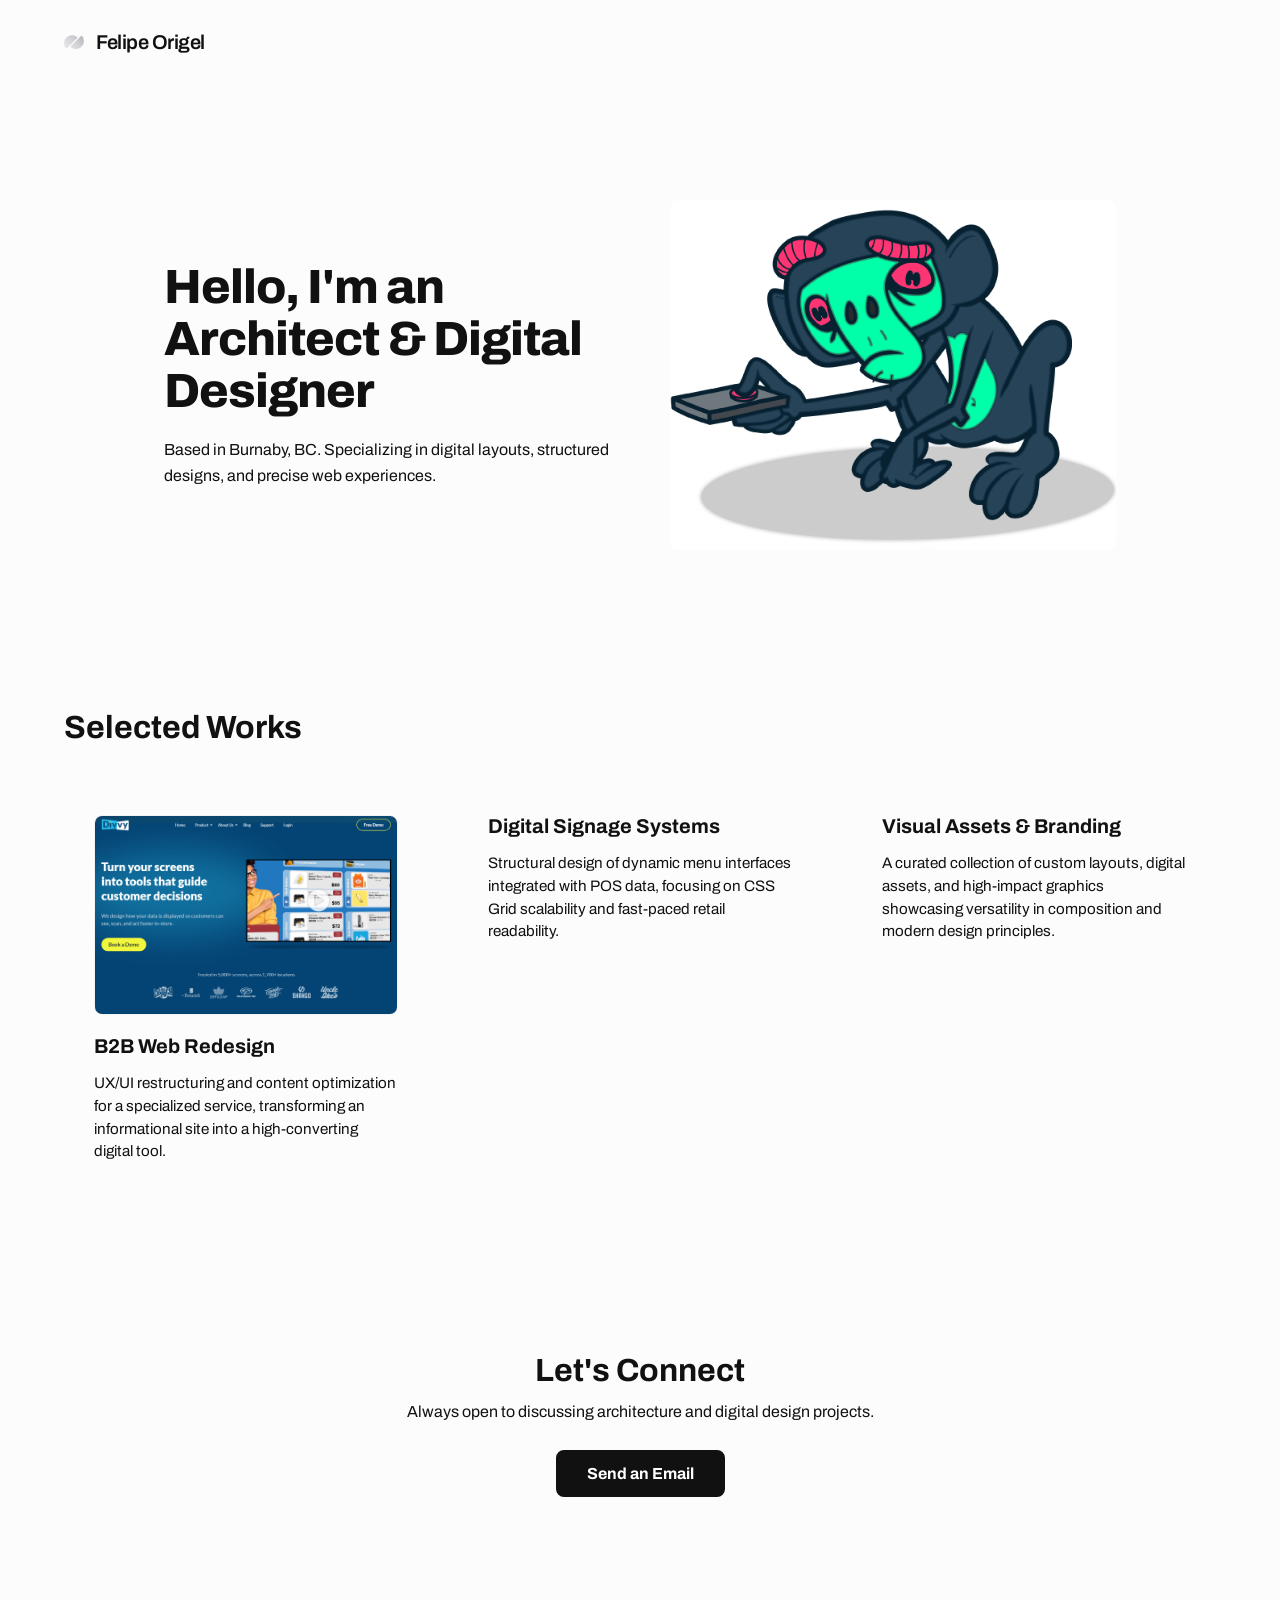
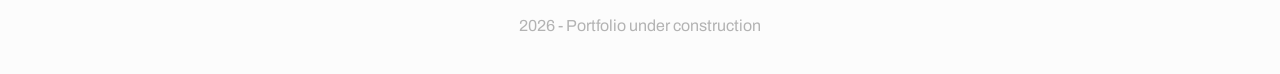
<file: index.html>
<!DOCTYPE html>
<html lang="en">
<head>
    <meta charset="UTF-8">
    <meta name="viewport" content="width=device-width, initial-scale=1.0">
    <title>Felipe Origel - Portfolio</title>
    <link rel="stylesheet" href="style.css">
    <link rel="icon" type="image/png" href="FO.png">
    <link rel="preconnect" href="https://fonts.googleapis.com">
    <link rel="preconnect" href="https://fonts.gstatic.com" crossorigin>
    <link href="https://fonts.googleapis.com/css2?family=Archivo:wdth,wght@62..100,100..900&display=swap" rel="stylesheet">
</head>
<body>
    <header class="main-header">
        <div class="wrapper">
            <div class="logo-container">
                <img src="FO.png" alt="Logo" class="header-logo"> 
                <span class="brand-name">Felipe Origel</span>
            </div>
        </div>
    </header>

    <main>
<section class="hero-section">
    <div class="wrapper">
        
        <div class="hero-container">
            
            <div class="hero-text">
                <h1>Hello, I'm an Architect & Digital Designer</h1>
                <p>Based in Burnaby, BC. Specializing in digital layouts, structured designs, and precise web experiences.</p>
            </div>
            
            <div class="hero-visual">
                <img src="Mono.png" alt="Digital layout architecture diagram fusing CSS Grid and technical blueprint aesthetics" class="visual-element-render">
            </div>

        </div>

    </div>
</section>

        <section class="projects-gallery">
            <div class="wrapper">
                <h2>Selected Works</h2>
                <div class="grid-container">
                    <a href="divvy-digital.html" class="project-card-link">
                        <div class="project-card">
                                <div class="card-image-container">
                                    <img src="Divvy - Homme - Placeholder.png" alt="Divvy Digital Project Cover">
                                </div>
                                
                                <div class="card-content">
                                    <h3>B2B Web Redesign</h3>
                                    <p>UX/UI restructuring and content optimization for a specialized service, transforming an informational site into a high-converting digital tool.</p>
                                </div>
                        </div>
                    </a>

                    <a href="javascript:void(0);" class="project-card-link">
                        <article class="project-card">
                            <h3>Digital Signage Systems</h3>
                            <p>Structural design of dynamic menu interfaces integrated with POS data, focusing on CSS Grid scalability and fast-paced retail readability.</p>
                        </article>
                    </a>

                    <a href="javascript:void(0);" class="project-card-link">
                        <article class="project-card">
                            <h3>Visual Assets & Branding</h3>
                            <p>A curated collection of custom layouts, digital assets, and high-impact graphics showcasing versatility in composition and modern design principles.</p>
                        </article>
                    </a>
                </div>
            </div>
        </section>

        <section class="contact-section">
            <div class="wrapper">
                <h2>Let's Connect</h2>
                <p>Always open to discussing architecture and digital design projects.</p>
                <a href="mailto:glzo.felipe@gmail.com" class="contact-btn">Send an Email</a>
            </div>
        </section>
    </main>

    <footer>
        <p>2026 - Portfolio under construction</p>
    </footer>
    <script src="script.js"></script>
</body>
</html>
</file>
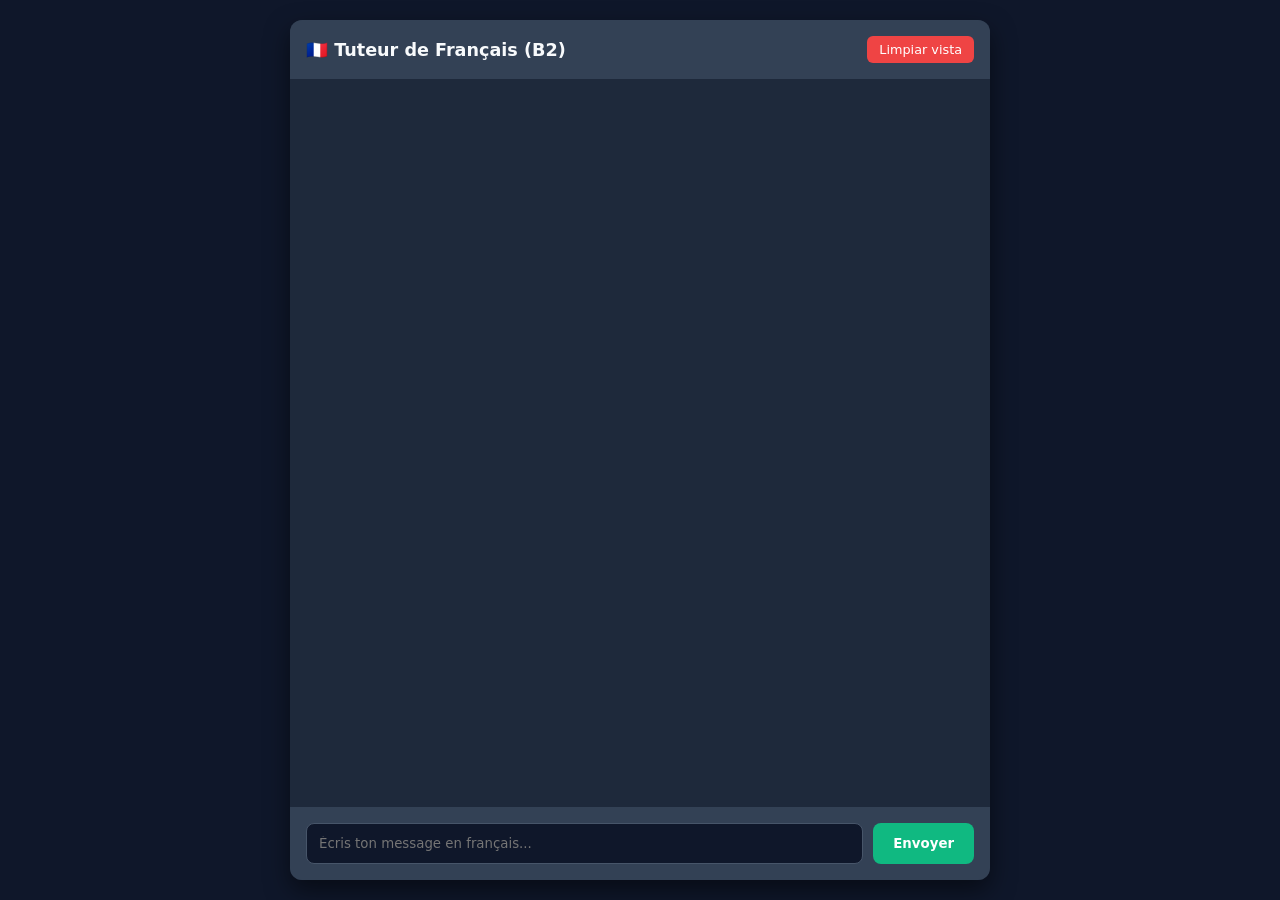
<file: tutor/index.html>
<!DOCTYPE html>
<html lang="es">
<head>
  <meta charset="UTF-8">
  <meta name="viewport" content="width=device-width, initial-scale=1.0">
  <title>Tuteur de Français - AI</title>
  <style>
    * { box-sizing: border-box; margin: 0; padding: 0; font-family: system-ui, -apple-system, sans-serif; }
    body { background: #0f172a; color: #f8fafc; display: flex; justify-content: center; height: 100vh; padding: 20px; }
    .chat-container { width: 100%; max-width: 700px; background: #1e293b; border-radius: 12px; display: flex; flex-direction: column; overflow: hidden; box-shadow: 0 10px 25px rgba(0,0,0,0.5); }
    .chat-header { padding: 16px; background: #334155; font-size: 1.1rem; font-weight: bold; display: flex; justify-content: space-between; align-items: center; }
    .clear-btn { background: #ef4444; color: white; border: none; padding: 6px 12px; border-radius: 6px; cursor: pointer; font-size: 0.8rem; }
    .chat-messages { flex: 1; padding: 20px; overflow-y: auto; display: flex; flex-direction: column; gap: 12px; }
    .message { max-width: 80%; padding: 12px 16px; border-radius: 12px; font-size: 0.95rem; line-height: 1.4; white-space: pre-wrap; }
    .user { background: #2563eb; align-self: flex-end; border-bottom-right-radius: 2px; }
    .bot { background: #475569; align-self: flex-start; border-bottom-left-radius: 2px; }
    .chat-input-area { padding: 16px; background: #334155; display: flex; gap: 10px; }
    input { flex: 1; padding: 12px; border-radius: 8px; border: 1px solid #475569; background: #0f172a; color: white; outline: none; }
    button.send-btn { background: #10b981; color: white; border: none; padding: 12px 20px; border-radius: 8px; cursor: pointer; font-weight: bold; }
    button:disabled { opacity: 0.5; cursor: not-allowed; }
  </style>
</head>
<body>

<div class="chat-container">
  <div class="chat-header">
    <span>🇫🇷 Tuteur de Français (B2)</span>
    <button class="clear-btn" onclick="clearHistory()">Limpiar vista</button>
  </div>
  <div class="chat-messages" id="messages"></div>
  <div class="chat-input-area">
    <input type="text" id="userInput" placeholder="Écris ton message en français..." onkeydown="if(event.key==='Enter') sendMessage()">
    <button class="send-btn" id="sendBtn" onclick="sendMessage()">Envoyer</button>
  </div>
</div>

<script>
  const N8N_WEBHOOK_URL = 'https://165.227.58.60.sslip.io/webhook/tutor-chat';
  
  // Generar o recuperar ID de sesión único
  let sessionId = localStorage.getItem('tutor_session_id');
  if (!sessionId) {
    sessionId = 'session_' + Math.random().toString(36).substr(2, 9);
    localStorage.setItem('tutor_session_id', sessionId);
  }

  // Cargar historial del localStorage
  let history = JSON.parse(localStorage.getItem('tutor_chat_history') || '[]');

  function renderHistory() {
    const container = document.getElementById('messages');
    container.innerHTML = '';
    history.forEach(msg => {
      const div = document.createElement('div');
      div.className = `message ${msg.sender}`;
      div.textContent = msg.text;
      container.appendChild(div);
    });
    container.scrollTop = container.scrollHeight;
  }

  async function sendMessage() {
    const input = document.getElementById('userInput');
    const btn = document.getElementById('sendBtn');
    const text = input.value.trim();
    if (!text) return;

    // Agregar mensaje del usuario
    history.push({ sender: 'user', text });
    localStorage.setItem('tutor_chat_history', JSON.stringify(history));
    renderHistory();
    input.value = '';

    input.disabled = true;
    btn.disabled = true;

    try {
      const response = await fetch(N8N_WEBHOOK_URL, {
        method: 'POST',
        headers: { 'Content-Type': 'application/json' },
        body: JSON.stringify({ chatInput: text, sessionId: sessionId })
      });

      const data = await response.json();
      const botReply = data.output || 'Désolé, une erreur est survenue.';

      // Agregar respuesta del bot
      history.push({ sender: 'bot', text: botReply });
      localStorage.setItem('tutor_chat_history', JSON.stringify(history));
      renderHistory();
    } catch (err) {
      history.push({ sender: 'bot', text: 'Erreur de connexion avec le serveur.' });
      renderHistory();
    } finally {
      input.disabled = false;
      btn.disabled = false;
      input.focus();
    }
  }

  function clearHistory() {
    if (confirm('¿Quieres borrar el historial visible? (Tu memoria en MongoDB se mantiene)')) {
      history = [];
      localStorage.removeItem('tutor_chat_history');
      renderHistory();
    }
  }

  renderHistory();
</script>
</body>
</html>
</file>
<file: style.css>
/* ==========================================
   SISTEMA DE DISEÑO (Naked / Funcional)
   ========================================== */
:root {
    /* Mantenemos solo las variables de comportamiento UI */
    --radius-main: 8px;
    --transition-fast: 0.1s ease-in-out;
} 

/* ==========================================
   ESTILOS BASE
   ========================================== */
* {
    margin: 0;
    padding: 0;
    box-sizing: border-box;
}

html {
    scroll-behavior: smooth;
}

body {
    background-color: #fcfcfc; /* Fondo anti-fatiga visual */
    color: #111111; /* Negro para alto contraste */
    font-family: 'Archivo', sans-serif;
    font-size: 16px; 
    min-height: 100vh;
    
    /* Antialiasing para forzar bordes ultra nítidos */
    -webkit-font-smoothing: antialiased;
    -moz-osx-font-smoothing: grayscale;
}

/* REGLA NUCLEAR: Mata el azul/morado por defecto de TODOS los enlaces */
a, a:link, a:visited, a:hover, a:active {
    text-decoration: none;
    color: inherit;
}

/* ==========================================
   EL CONVENIO DEL WRAPPER
   ========================================== */
.wrapper {
    max-width: 1200px;
    margin: 0 auto;
    padding: 80px 24px; 
}

/* ==========================================
   HEADER MINIMALISTA
   ========================================== */
.main-header {
    width: 100%;
    top: 0;
    left: 0;
    z-index: 10;
}

.main-header .wrapper {
    padding-top: 32px;
    padding-bottom: 32px;
}

.logo-container {
    display: flex;
    align-items: center;
    gap: 12px;
}

.header-logo {
    height: 20px; /* Bajamos la altura física del logo */
    width: auto;  /* Dejamos que el ancho se ajuste solo para no deformarlo */
    object-fit: contain;
}

.brand-name {
    font-size: 1.25rem; /* Estos son exactamente 20px, empatando matemáticamente con el logo */
    font-weight: 600;
    letter-spacing: -0.5px;
    line-height: 1; /* Esto es vital: le quita el margen invisible arriba y abajo a la fuente Archivo */
}

/* ==========================================
   SECCIONES GENERALES
   ========================================== */
.hero-section,
.projects-gallery,
.contact-section {
    width: 100%;
}

.hero-section .wrapper {
    padding-top: 116px; 
    max-width: 1000px; 
}

/* ELEMENTOS DE TEXTO GLOBALES */
h1 {
    font-size: 3rem; 
    font-weight: 800;
    letter-spacing: -1px;
    margin-bottom: 20px;
}

p {
    font-size: 1rem; 
    font-weight: 400;
}

/* ==========================================
   COMPORTAMIENTO DE DOS COLUMNAS (HERO)
   ========================================== */
.hero-container {
    display: flex;
    align-items: center;        
    justify-content: space-between; 
    gap: 60px;                  
}

.hero-text {
    flex: 1;
    max-width: 50%;             
}

.hero-text p {
    line-height: 1.6; /* Aquí puedes jugar: 1.4 es más tenso, 1.8 es muy editorial */
}

.hero-visual {
    flex: 1;
    max-width: 50%;
    display: flex;
    justify-content: center;
}

.visual-placeholder {
    width: 100%;
    height: 350px;
    display: flex;
    align-items: center;
    justify-content: center;
    font-size: 0.9rem;
}

/* Formato para el nuevo elemento visual */
.visual-element-render {
    width: 100%;
    height: 350px; /* La misma altura que el placeholder */
    display: block;
    object-fit: cover; /* Asegura que todo el diagrama técnico se vea sin recortarse */
    border-radius: var(--radius-main);
    
    /* Efecto sutil para integrarlo al modo diagnóstico */
    transition: opacity var(--transition-fast), transform var(--transition-fast);
}

/* Opcional: Una animación suave al cargar */
@keyframes fadeInSlide {
    from {
        opacity: 0;
        transform: translateY(10px);
    }
    to {
        opacity: 1;
        transform: translateY(0);
    }
}

.visual-element-render {
    animation: fadeInSlide 0.6s ease-out forwards;
}

/* ==========================================
   GALERÍA DE PROYECTOS
   ========================================= */
.projects-gallery h2 {
    font-size: 2rem; 
    margin-bottom: 30px;
    padding-bottom: 10px;
}

.grid-container {
    display: grid;
    grid-template-columns: repeat(auto-fit, minmax(250px, 1fr));
    gap: 30px;
    margin-top: 20px;
}

/* EFECTO DE ENFOQUE: Cuando pasas el mouse por el contenedor general, 
   TODAS las tarjetas se vuelven semi-transparentes */
.grid-container:hover .project-card {
    opacity: 0.3;
}

.project-card-link {
    display: flex; 
    text-decoration: none; 
}

.project-card {
    width: 100%; 
    display: flex; 
    flex-direction: column;
    padding: 30px;
    /* Sumamos la opacidad a la transición para que el enfoque sea suave */
    transition: transform var(--transition-fast), opacity var(--transition-fast);
}

/* EFECTO DE ENFOQUE (Parte 2): La tarjeta que SÍ estás tocando, 
   recupera su opacidad al 100% y se levanta */
.grid-container .project-card:hover {
    opacity: 1;
    transform: translateY(-5px);
}

.grid-container .project-card:active {
    transform: scale(0.99);
}

/* SUBRAYADO DE EJE: Preparamos el título para la línea */
.project-card h3 {
    font-size: 1.25rem; 
    margin-bottom: 15px;
    position: relative;
    display: inline-block; /* Para que la línea mida exactamente lo que mide el texto */
    align-self: flex-start;
}

/* Creamos la línea invisible debajo del texto */
.project-card h3::after {
    content: '';
    position: absolute;
    width: 100%;
    height: 1px; /* Grosor de línea de boceto */
    bottom: -2px;
    left: 0;
    background-color: currentColor; /* Hereda el color negro */
    transform: scaleX(0); /* La línea empieza en tamaño cero */
    transform-origin: bottom right; /* Se ancla a la derecha al regresar */
    transition: transform 0.3s ease; /* Velocidad del trazo */
}

/* Al pasar el cursor sobre la tarjeta, la línea se traza hacia la izquierda */
.project-card:hover h3::after {
    transform: scaleX(1);
    transform-origin: bottom left;
}

/* Contenedor de la foto de la tarjeta */
.card-image-container {
    width: 100%;
    height: 200px; /* Altura fija para que las 3 columnas se alineen perfectamente */
    overflow: hidden;
    border-radius: var(--radius-main);
    margin-bottom: 20px; /* Colchón de aire antes de que empiece el h3 */
    border: 1px solid #1111110a; /* Línea milimétrica por si la imagen es muy blanca */
}

/* Comportamiento físico de la imagen */
.card-image-container img {
    width: 100%;
    height: 100%;
    object-fit: cover; /* Funciona como background-size: cover; No deforma la foto */
    display: block;
    transition: transform var(--transition-fast);
}

/* Contenedor del texto inferior de la tarjeta (Para darle aire) */
.card-content {
    width: 100%;
    display: flex;
    flex-direction: column;
}

.project-card p {
    font-size: 0.95rem; 
    line-height: 1.5;
}

/* ==========================================
   SECCIÓN DE CONTACTO
   ========================================== */
.contact-section .wrapper {
    text-align: center; 
}

.contact-section h2 {
    font-size: 2rem; 
    margin-bottom: 15px;
}

.contact-section p {
    font-size: 1rem;
    margin-bottom: 30px;
}

/* Botón con funcionamiento de UI puro (Especificidad alta) */
a.contact-btn,
a.contact-btn:link,
a.contact-btn:visited {
    display: inline-block;
    padding: 12px 28px;
    font-size: 1rem;
    font-weight: bold;
    text-decoration: none;
    
    /* Estado Normal: Sólido */
    background-color: #111111;
    color: #ffffff; /* Ahora el blanco gana obligatoriamente */
    border: 3px solid #111111;
    border-radius: var(--radius-main);
    
    /* Animación para el hover */
    transition: all var(--transition-fast);
}

a.contact-btn:hover {
    /* Estado Hover: Outline */
    background-color: transparent;
    color: #111111;
}

a.contact-btn:active {
    /* Estado Hover: Outline */
    background-color: transparent;
    color: #111111;
    transform: scale(0.98);
}

/* ==========================================
   FOOTER
   ========================================== */
footer {
    color: #1111114f;
    text-align: center;
    padding: 40px 24px;
    font-size: 0.9rem; 
}

/* ==========================================================================
   ESTILOS PARA LAS PÁGINAS INTERNAS DE CASOS DE ESTUDIO (DIVVY DIGITAL)
   ========================================================================== */

/* Contenedor principal del caso de estudio */
.project-case-study {
    padding-top: 40px;
    padding-bottom: 80px;
}

/* Encabezado del Proyecto */
.project-header {
    margin-bottom: 50px;
}

.project-header h1 {
    font-size: 3rem; /* Título grande e imponente */
    font-weight: 800;
    margin-bottom: 12px;
    color: #111111;
}

.project-subtitle {
    font-size: 1.25rem;
    color: #666666; /* Gris sutil para el subtítulo técnico */
    font-weight: 500;
}

/* Ficha Técnica (Role y Timeline) estilo cuadro de cota de arquitectura */
.project-meta {
    display: flex;
    gap: 40px; 
    margin-top: 30px; 
    padding-top: 20px;
    border-top: 1px solid #1111111a; /* Línea divisoria ultra tenue */
}

.meta-item {
    display: flex;
    flex-direction: column;
    gap: 4px; 
}

.meta-label {
    font-size: 0.8rem;
    text-transform: uppercase; 
    letter-spacing: 0.5px;
    color: #888888; 
    font-weight: 600;
}

.meta-value {
    font-size: 1rem;
    color: #111111; 
    font-weight: 500;
}

/* El cuerpo del texto: Configurado para lectura editorial fluida */
.project-content p {
    font-size: 1.15rem;
    line-height: 1.75; /* Mucho aire para que no canse el ojo al leer inglés */
    margin-bottom: 35px;
    max-width: 750px; /* Evita que las líneas se estiren horrible en monitores grandes */
    color: #222222;
}

/* Contenedor de las Imágenes/Capturas */
.project-media {
    width: 100%;
    margin-top: 20px;
    margin-bottom: 60px; /* Espacio generoso antes de volver a leer */
    border-radius: var(--radius-main);
    overflow: hidden;
    border: 1px solid #11111110; /* Un borde casi invisible por si tu captura tiene fondo blanco */
}

.project-media img {
    width: 100%;
    display: block;
    object-fit: cover;
}

/* ==========================================================================
   TUNING DE NAVEGACIÓN PARA CASOS DE ESTUDIO
   ========================================================================== */

/* Estructura del Header en modo Split */
.header-nav-container {
    display: flex;
    justify-content: space-between;
    align-items: center;
    width: 100%;
}

.logo-container-link {
    text-decoration: none;
    color: inherit;
}

/* Botón Back to Home */
.back-to-home {
    font-size: 0.9rem;
    font-weight: 600;
    color: #666666;
    text-decoration: none;
    transition: color var(--transition-fast);
}

.back-to-home:hover {
    color: #111111;
}

/* Footer interno del Proyecto (Siguiente caso) */
.project-navigation-footer {
    margin-top: 80px;
    padding-bottom: 40px;
}

.project-divider {
    border: 0;
    height: 1px;
    background-color: #1111111a;
    margin-bottom: 40px;
}

.next-project-block {
    display: flex;
    flex-direction: column;
    gap: 8px;
    align-items: flex-start;
}

.next-label {
    font-size: 0.8rem;
    text-transform: uppercase;
    letter-spacing: 1px;
    color: #888888;
    font-weight: 600;
}

.next-project-link {
    font-size: 2rem;
    font-weight: 800;
    color: #111111;
    text-decoration: none;
    display: inline-block;
    transition: transform var(--transition-fast);
}

/* Efecto sutil de desplazamiento al pasar el mouse */
.next-project-link:hover {
    transform: translateX(8px);
}
</file>
